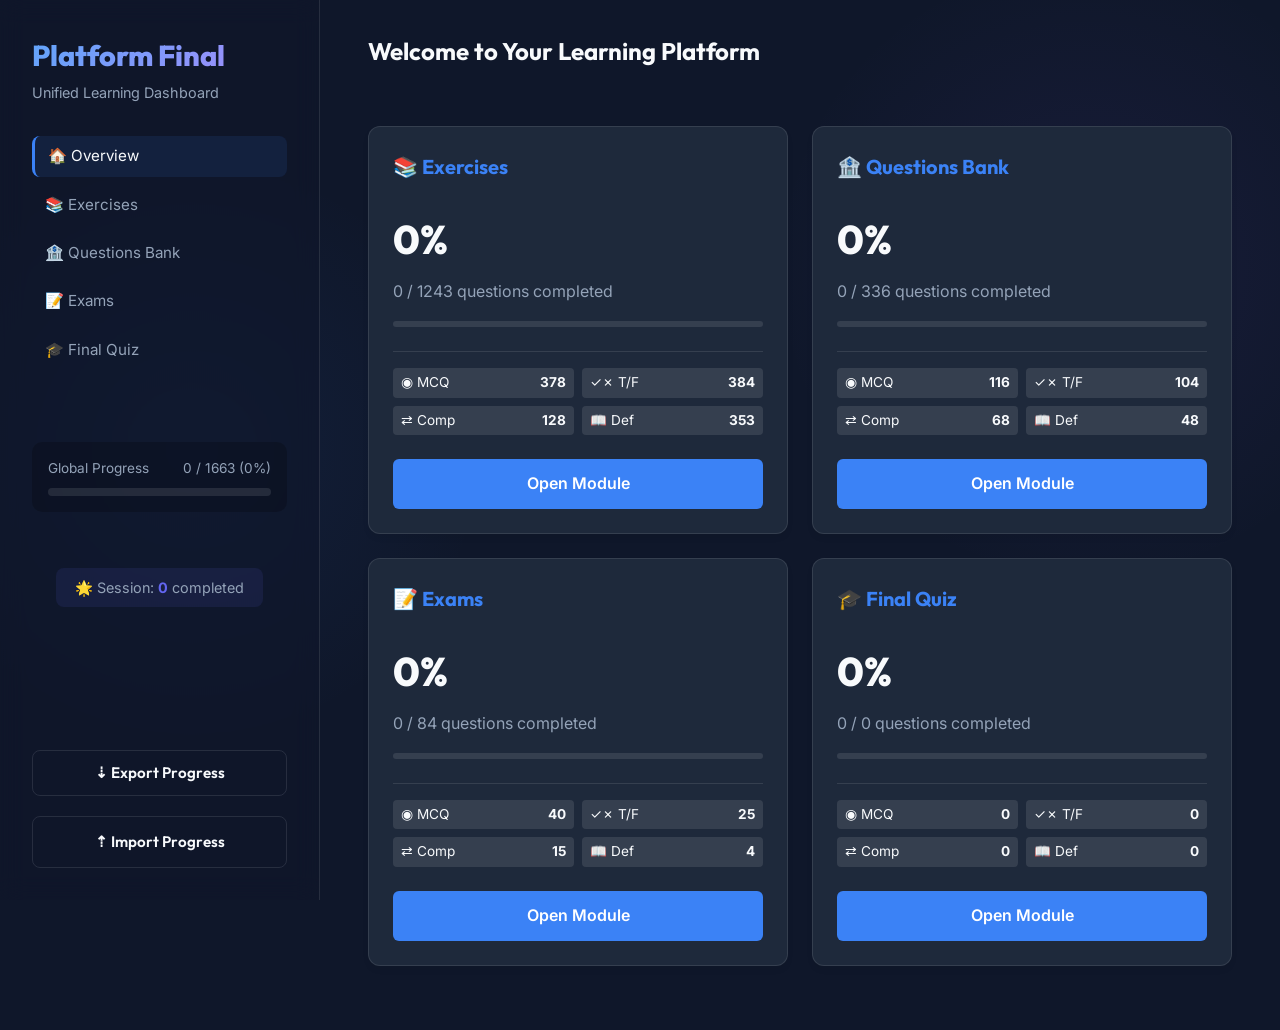
<file: index.html>
<!DOCTYPE html>
<html lang="en" dir="ltr">
<head>
    <meta charset="UTF-8">
    <meta name="viewport" content="width=device-width, initial-scale=1.0">
    <title>Platform Final - Overview Dashboard</title>
    <link rel="preconnect" href="https://fonts.googleapis.com">
    <link rel="preconnect" href="https://fonts.gstatic.com" crossorigin>
    <link rel="stylesheet" href="shared/styles.css">
    <script defer src="https://cloud.umami.is/script.js" data-website-id="0158185b-3334-42b0-a09b-fe76448cd7cc"></script>
    <style>
        .dashboard-grid {
            display: grid;
            grid-template-columns: repeat(auto-fit, minmax(300px, 1fr));
            gap: 1.5rem;
            margin-top: 1.5rem;
        }
        .dash-card {
            background: var(--bg-card);
            border: 1px solid var(--border);
            border-radius: 12px;
            padding: 1.5rem;
            box-shadow: 0 4px 6px rgba(0,0,0,0.05);
            display: flex;
            flex-direction: column;
            transition: transform 0.2s, box-shadow 0.2s;
        }
        .dash-card:hover {
            transform: translateY(-5px);
            box-shadow: 0 8px 15px rgba(0,0,0,0.1);
        }
        .dash-card h3 {
            margin-top: 0;
            font-size: 1.25rem;
            color: var(--primary);
            display: flex;
            align-items: center;
            gap: 0.5rem;
        }
        .dash-card .stat {
            font-size: 2.5rem;
            font-weight: 800;
            margin: 1rem 0 0.5rem 0;
            color: var(--text-main);
        }
        .dash-card .progress-bar {
            height: 6px;
            border-radius: 3px;
            margin-bottom: 1.5rem;
        }
        .dash-card p {
            color: var(--text-muted);
            margin: 0;
        }
        .dash-type-breakdown {
            margin-top: auto;
            border-top: 1px solid var(--border);
            padding-top: 1rem;
            display: grid;
            grid-template-columns: 1fr 1fr;
            gap: 0.5rem;
        }
        .type-pill {
            background: rgba(255,255,255,0.1);
            padding: 0.25rem 0.5rem;
            border-radius: 4px;
            font-size: 0.85rem;
            display: flex;
            justify-content: space-between;
        }
        .btn-jump {
            margin-top: 1.5rem;
            text-align: center;
            text-decoration: none;
            background: var(--primary);
            color: #fff;
            padding: 0.75rem;
            border-radius: 6px;
            font-weight: 600;
        }
        .btn-jump:hover { background: var(--accent); }
    </style>
</head>
<body>
    <div class="layout">
        <!-- Sidebar Navigation -->
        <aside class="sidebar no-print" id="sidebar">
            <div class="brand">
                <h1>Platform Final</h1>
                <p>Unified Learning Dashboard</p>
            </div>

            <!-- Tab Navigation -->
            <nav aria-label="Module navigation" class="nav-links">
                <a href="index.html" class="nav-link active">🏠 Overview</a>
                <a href="exercises/index.html" class="nav-link">📚 Exercises</a>
                <a href="questions_bank/index.html" class="nav-link">🏦 Questions Bank</a>
                <a href="exams/index.html" class="nav-link">📝 Exams</a>
                <a href="quiz/index.html" class="nav-link">🎓 Final Quiz</a>
            </nav>

            <div class="progress-container" style="margin-top: 2rem;">
                <div class="progress-header">
                    <span>Global Progress</span>
                    <span id="progress-text">0 / 0</span>
                </div>
                <div class="progress-bar">
                    <div class="progress-fill" id="progress-fill"></div>
                </div>
            </div>
            
            <div id="session-counter" class="session-counter" style="margin: 1rem 1.5rem; font-size: 0.9rem;">
                🌟 Session: <strong id="session-count" style="color: var(--accent);">0</strong> completed
            </div>

            <div class="sidebar-actions" style="margin-top: auto;">
                <button class="btn btn-outline" onclick="exportProgress()" style="width: 100%; margin-bottom: 0.5rem;">⇣ Export Progress</button>
                <label class="btn btn-outline import-label" style="display: block; text-align: center;">
                    ⇡ Import Progress
                    <input type="file" accept=".json" style="display:none" onchange="importProgress(this)">
                </label>
            </div>
        </aside>

        <!-- Main Content -->
        <main class="main-content">
            <div class="header no-print">
                <h2 id="page-title">Welcome to Your Learning Platform</h2>
            </div>
            
            <div id="dashboard-container" class="dashboard-grid">
                <!-- Generated by dashboard.js -->
            </div>
        </main>
    </div>

    <button class="sidebar-toggle no-print" id="sidebar-toggle" onclick="toggleMobileSidebar()" aria-label="Toggle sidebar menu">☰</button>

    <!-- Load all data scripts -->
    <script src="exercises/data.js"></script>
    <script src="questions_bank/data.js"></script>
    <script src="exams/data.js"></script>
    <script src="quiz/data.js"></script>
    
    <!-- Load Core and Dashboard Logic -->
    <script src="shared/core.js"></script>
    <script src="dashboard.js"></script>
</body>
</html>
</file>
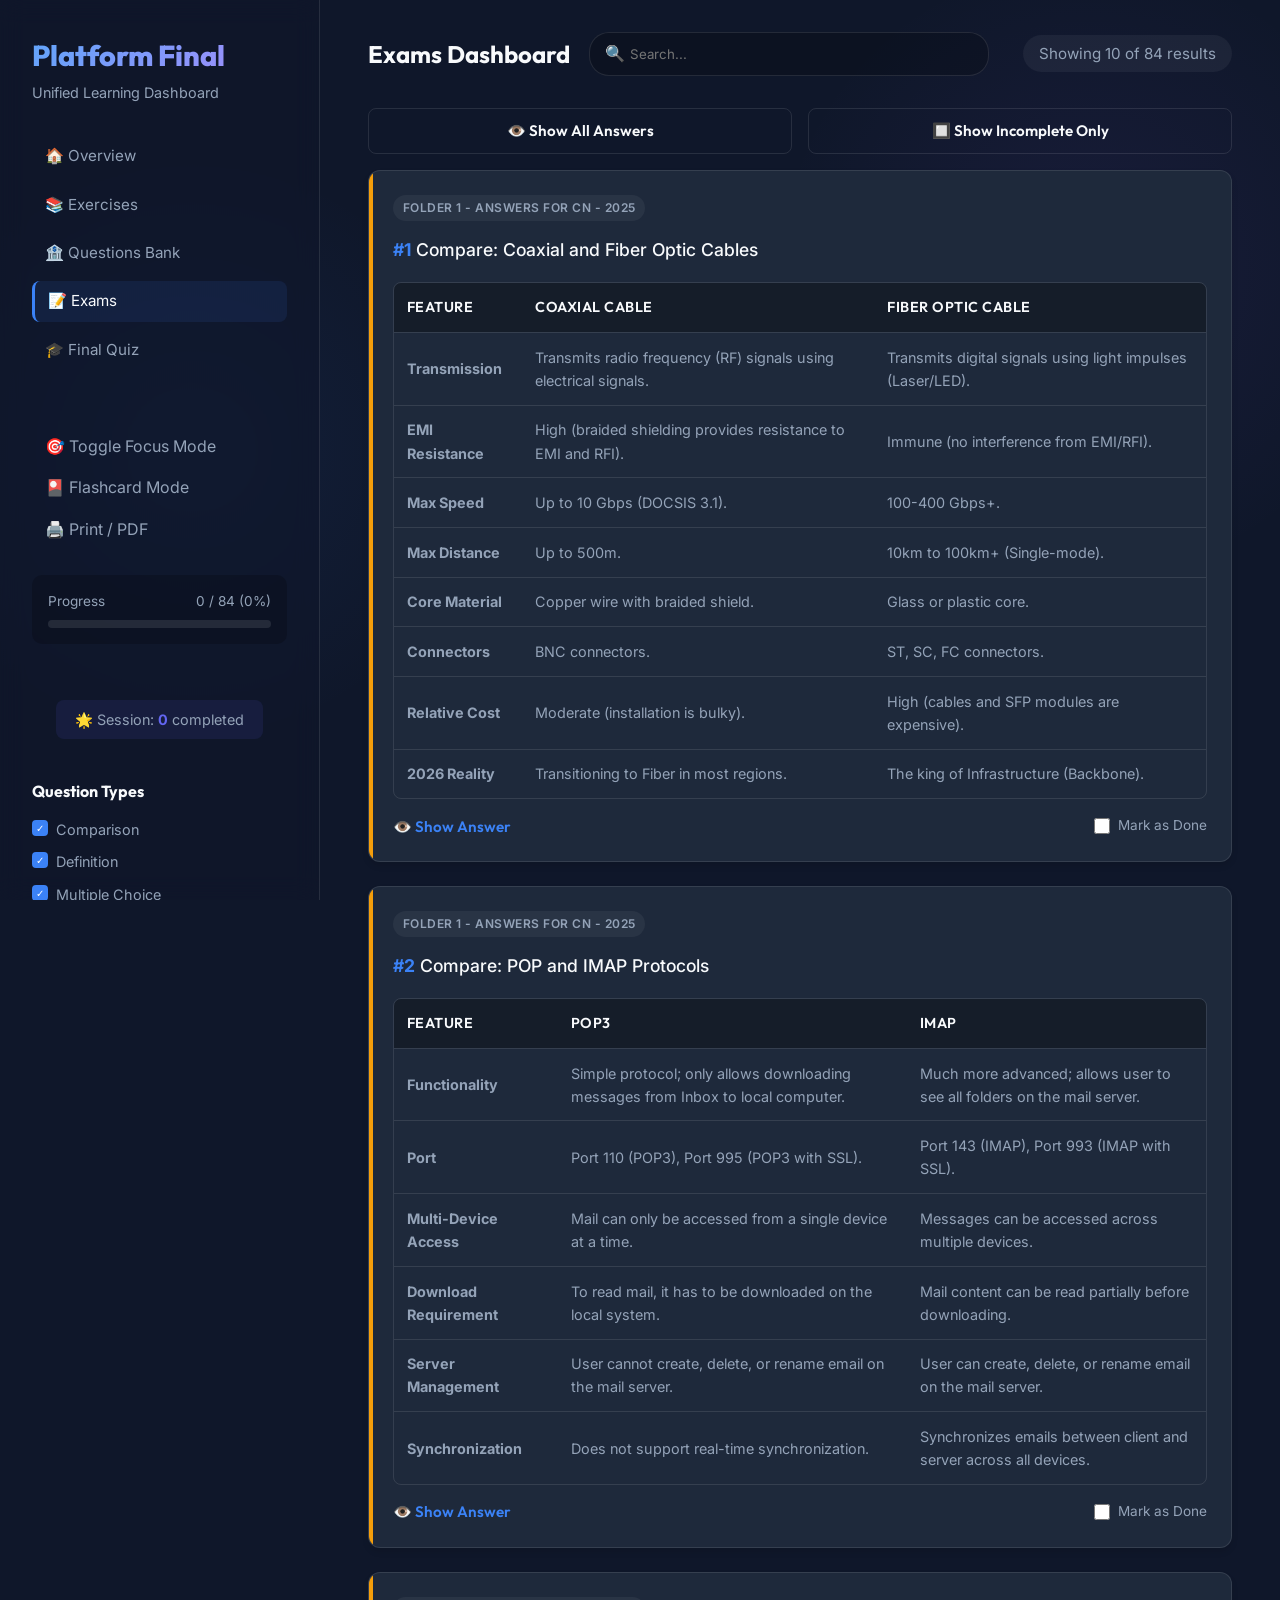
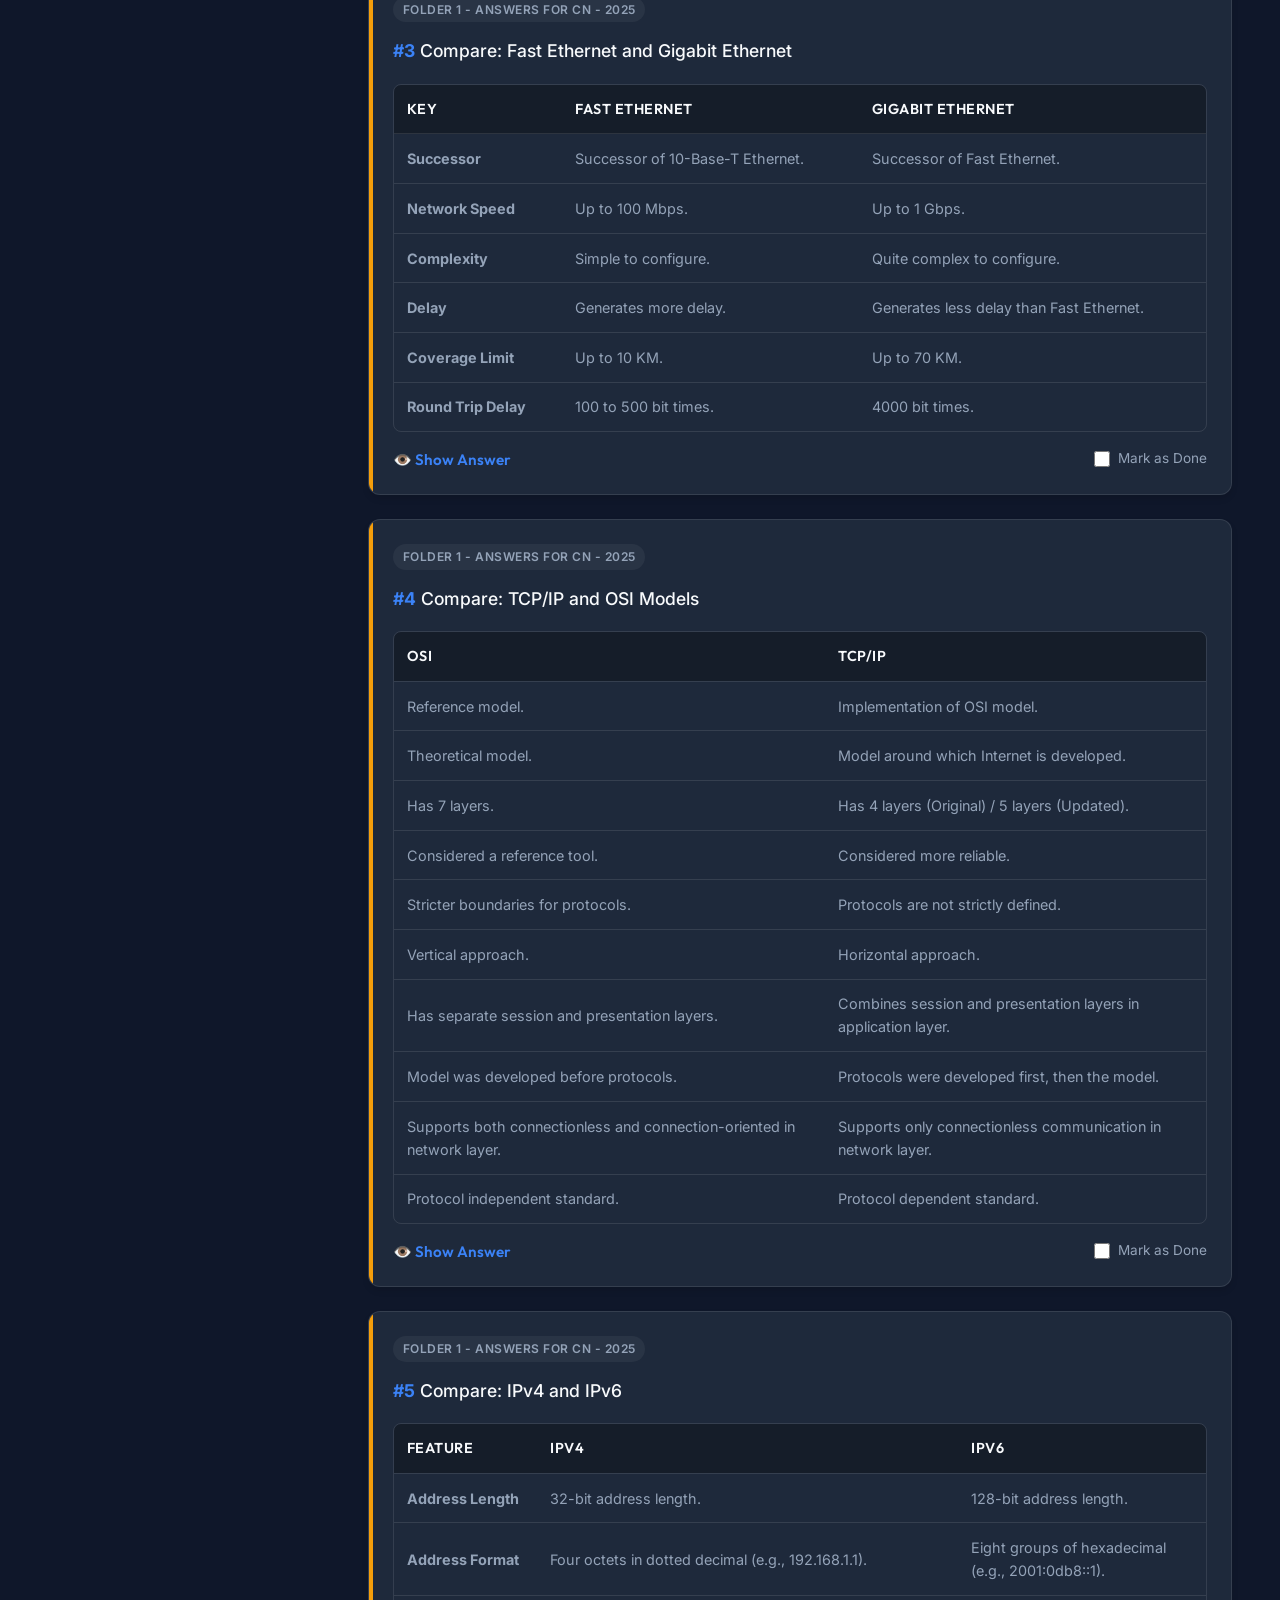
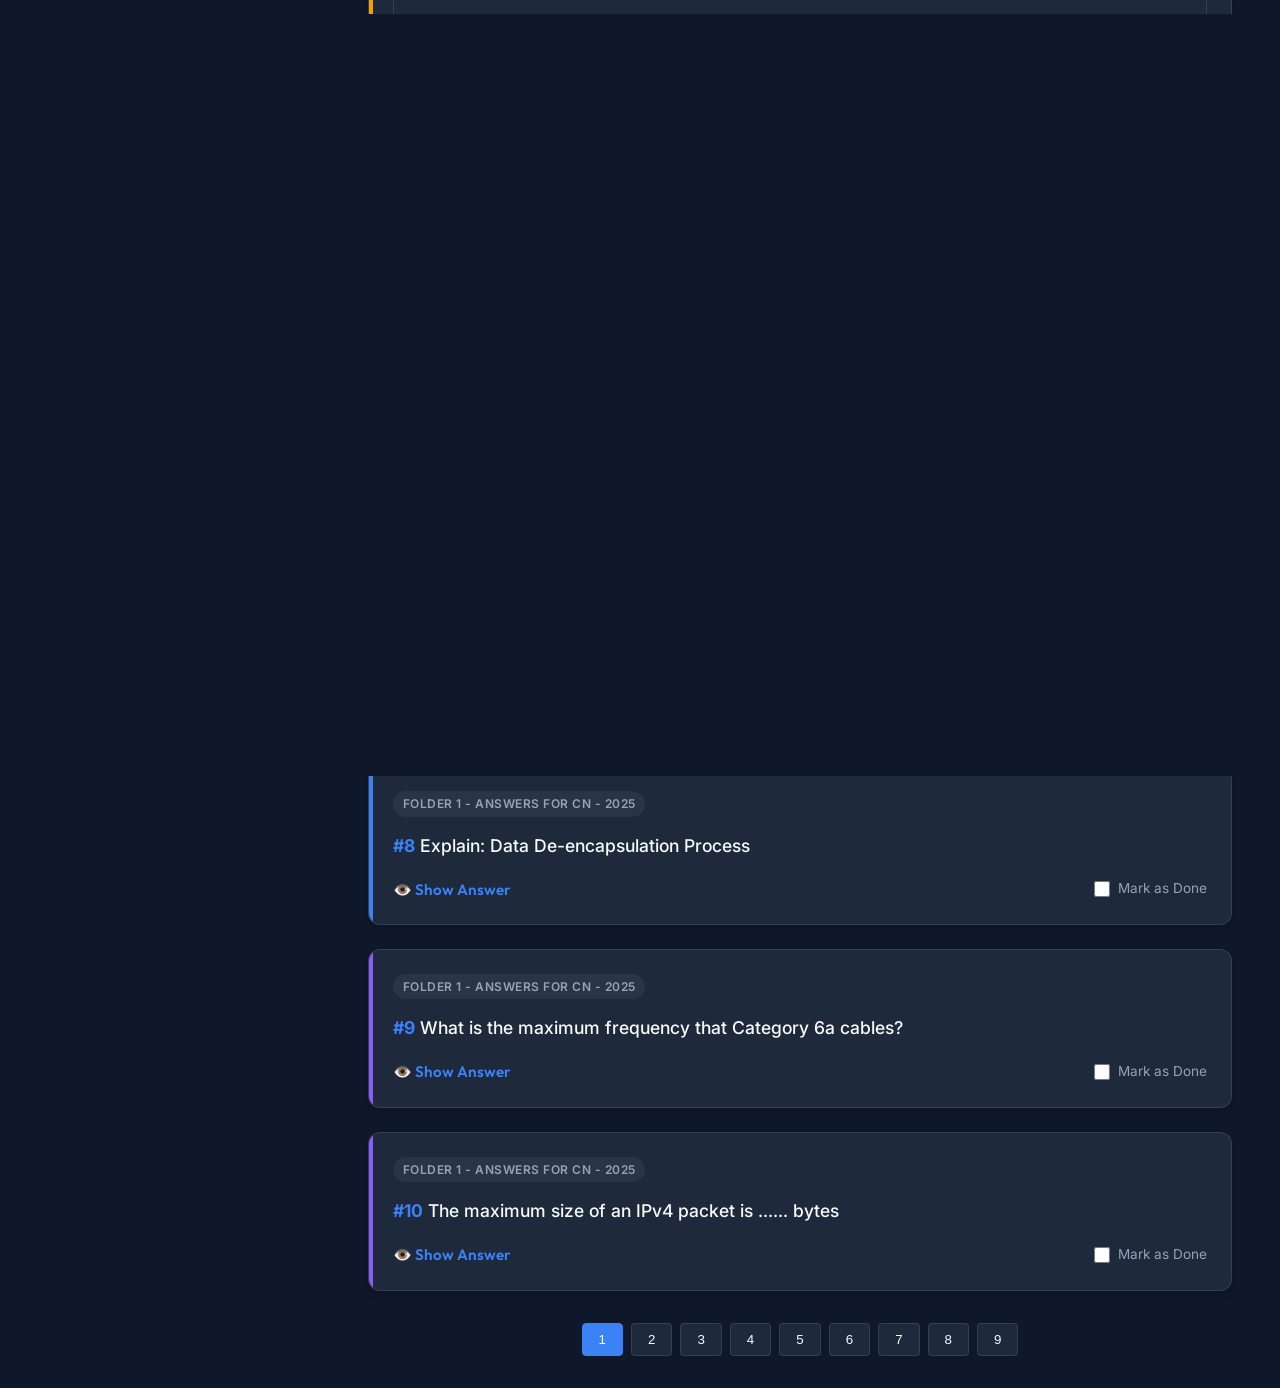
<file: exams/index.html>
<!DOCTYPE html>
<html lang="en" dir="ltr">
<head>
    <meta charset="UTF-8">
    <meta name="viewport" content="width=device-width, initial-scale=1.0">
    <title>Platform Final - Exams Dashboard</title>
    <link rel="preconnect" href="https://fonts.googleapis.com">
    <link rel="preconnect" href="https://fonts.gstatic.com" crossorigin>
    <link rel="stylesheet" href="../shared/styles.css">
    <script defer src="https://cloud.umami.is/script.js" data-website-id="0158185b-3334-42b0-a09b-fe76448cd7cc"></script>
</head>
<body>
    <div class="layout">
        <!-- Sidebar Navigation -->
        <aside class="sidebar no-print" id="sidebar">
            <div class="brand">
                <h1>Platform Final</h1>
                <p>Unified Learning Dashboard</p>
            </div>

            <!-- Tab Navigation -->
            <nav aria-label="Module navigation" class="nav-links">
                <a href="../index.html" class="nav-link">🏠 Overview</a>
                <a href="../exercises/index.html" class="nav-link ">📚 Exercises</a>
                <a href="../questions_bank/index.html" class="nav-link ">🏦 Questions Bank</a>
                <a href="../exams/index.html" class="nav-link active">📝 Exams</a>
                <a href="../quiz/index.html" class="nav-link ">🎓 Final Quiz</a>
            </nav>

            <!-- Global Actions -->
            <div class="global-actions" style="margin-top: 1rem;">
                <button class="nav-link" onclick="toggleFocusMode()" style="background:none;border:none;text-align:left;width:100%;font:inherit;cursor:pointer;">🎯 Toggle Focus Mode</button>
                <button class="nav-link" onclick="enterFlashcardMode()" style="background:none;border:none;text-align:left;width:100%;font:inherit;cursor:pointer;">🎴 Flashcard Mode</button>
                <button class="nav-link" onclick="printQuestionsOnly()" style="background:none;border:none;text-align:left;width:100%;font:inherit;cursor:pointer;">🖨️ Print / PDF</button>
            </div>
            
            <div class="progress-container">
                <div class="progress-header">
                    <span>Progress</span>
                    <span id="progress-text">0 / 0</span>
                </div>
                <div class="progress-bar">
                    <div class="progress-fill" id="progress-fill"></div>
                </div>
            </div>
            <div id="session-counter" class="session-counter" style="margin: 1rem 1.5rem; font-size: 0.9rem;">
                🌟 Session: <strong id="session-count" style="color: var(--accent);">0</strong> completed
            </div>

            <!-- Dynamic Filters Container (Injected by JS) -->
            <div id="sidebar-filters-container"></div>

            <div class="sidebar-actions" style="margin-top: auto;">
                <button class="btn btn-outline" onclick="exportProgress()" style="width: 100%; margin-bottom: 0.5rem;">⇣ Export Progress</button>
                <label class="btn btn-outline import-label" style="display: block; text-align: center;">
                    ⇡ Import Progress
                    <input type="file" accept=".json" style="display:none" onchange="importProgress(this)">
                </label>
            </div>
        </aside>

        <!-- Main Content -->
        <main class="main-content">
            <div class="header no-print">
                <h2 id="page-title">Exams Dashboard</h2>
                <div class="search-bar search-bar-spacer">
                    <span>🔍</span>
                    <input type="text" id="global-search" placeholder="Search..." oninput="handleSearch(this)" aria-label="Search questions">
                </div>
                <div class="stats" id="results-stats" aria-live="polite">Loading...</div>
            </div>
            
            <!-- Incomplete Filter and Show All Toggle -->
            <div class="content-actions no-print" style="margin-bottom: 1rem; display: flex; gap: 1rem;">
                <button class="btn btn-outline" id="toggle-all-answers" onclick="toggleAllAnswers()">👁️ Show All Answers</button>
                <button class="btn btn-outline" id="incomplete-filter-btn" onclick="toggleIncompleteFilter()">🔲 Show Incomplete Only</button>
            </div>

            <!-- Dashboard Content -->
            <div class="dashboard-container active ">
                <div id="exams-content" class="cards-container-grid"></div><div id="exams-pagination" class="pagination-controls" style="margin-top: 2rem; display: flex; justify-content: center; gap: 0.5rem; flex-wrap: wrap;"></div>
            </div>
        </main>
    </div>

    <!-- Mobile Sidebar Toggle -->
    <button class="sidebar-toggle no-print" id="sidebar-toggle" onclick="toggleMobileSidebar()" aria-label="Toggle sidebar menu">☰</button>

    <!-- Scripts -->
    <script src="data.js"></script>
    <script src="../shared/core.js"></script>
    <script src="logic.js"></script>
</body>
</html>
</file>
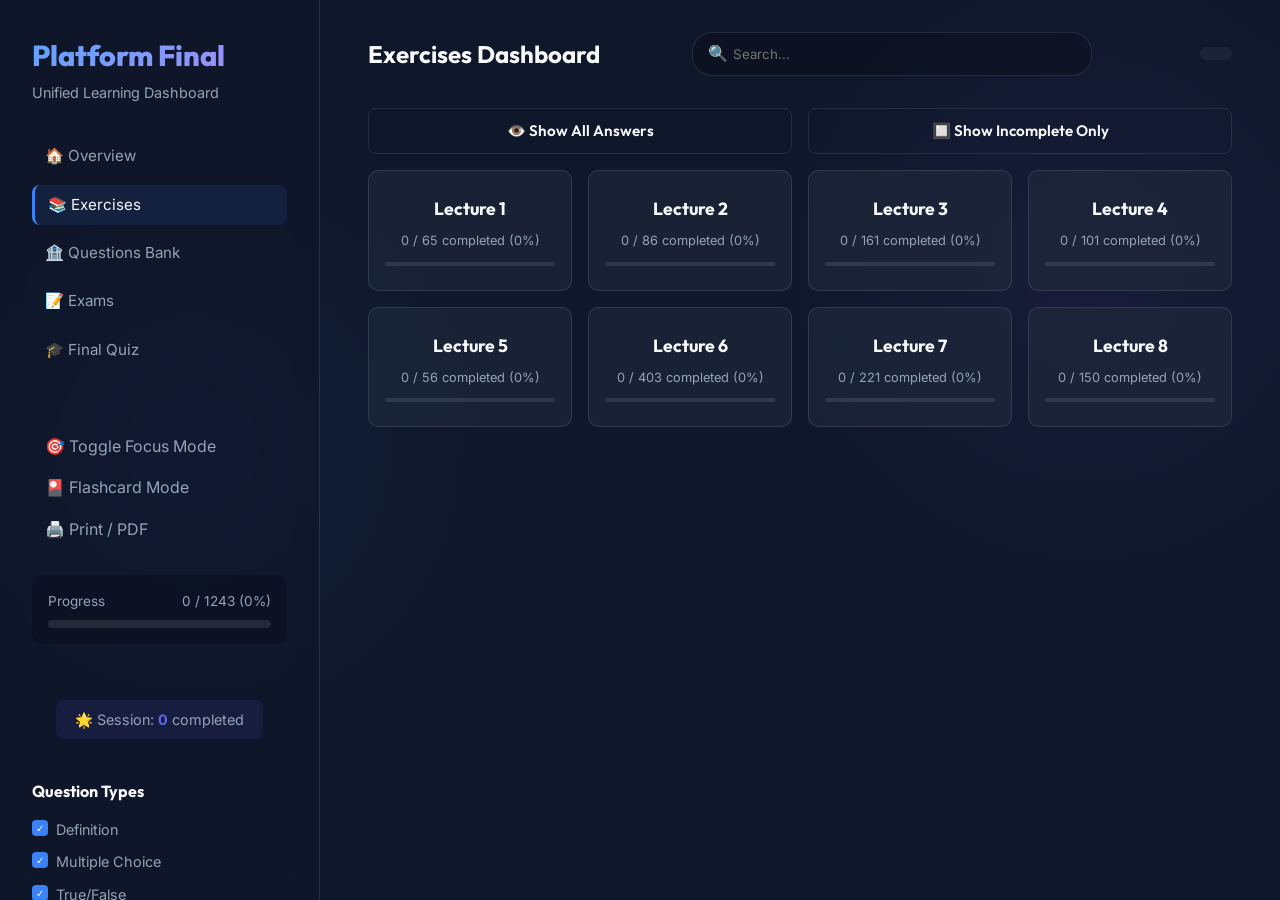
<file: exercises/index.html>
<!DOCTYPE html>
<html lang="en" dir="ltr">
<head>
    <meta charset="UTF-8">
    <meta name="viewport" content="width=device-width, initial-scale=1.0">
    <title>Platform Final - Exercises</title>
    <link rel="preconnect" href="https://fonts.googleapis.com">
    <link rel="preconnect" href="https://fonts.gstatic.com" crossorigin>
    <link rel="stylesheet" href="../shared/styles.css">
    <script defer src="https://cloud.umami.is/script.js" data-website-id="0158185b-3334-42b0-a09b-fe76448cd7cc"></script>
</head>
<body>
    <div class="layout">
        <!-- Sidebar Navigation -->
        <aside class="sidebar no-print" id="sidebar">
            <div class="brand">
                <h1>Platform Final</h1>
                <p>Unified Learning Dashboard</p>
            </div>

            <!-- Tab Navigation -->
            <nav aria-label="Module navigation" class="nav-links">
                <a href="../index.html" class="nav-link">🏠 Overview</a>
                <a href="../exercises/index.html" class="nav-link active">📚 Exercises</a>
                <a href="../questions_bank/index.html" class="nav-link ">🏦 Questions Bank</a>
                <a href="../exams/index.html" class="nav-link ">📝 Exams</a>
                <a href="../quiz/index.html" class="nav-link ">🎓 Final Quiz</a>
            </nav>

            <!-- Global Actions -->
            <div class="global-actions" style="margin-top: 1rem;">
                <button class="nav-link" onclick="toggleFocusMode()" style="background:none;border:none;text-align:left;width:100%;font:inherit;cursor:pointer;">🎯 Toggle Focus Mode</button>
                <button class="nav-link" onclick="enterFlashcardMode()" style="background:none;border:none;text-align:left;width:100%;font:inherit;cursor:pointer;">🎴 Flashcard Mode</button>
                <button class="nav-link" onclick="printQuestionsOnly()" style="background:none;border:none;text-align:left;width:100%;font:inherit;cursor:pointer;">🖨️ Print / PDF</button>
            </div>
            
            <div class="progress-container">
                <div class="progress-header">
                    <span>Progress</span>
                    <span id="progress-text">0 / 0</span>
                </div>
                <div class="progress-bar">
                    <div class="progress-fill" id="progress-fill"></div>
                </div>
            </div>
            <div id="session-counter" class="session-counter" style="margin: 1rem 1.5rem; font-size: 0.9rem;">
                🌟 Session: <strong id="session-count" style="color: var(--accent);">0</strong> completed
            </div>

            <!-- Dynamic Filters Container (Injected by JS) -->
            <div id="sidebar-filters-container"></div>

            <div class="sidebar-actions" style="margin-top: auto;">
                <button class="btn btn-outline" onclick="exportProgress()" style="width: 100%; margin-bottom: 0.5rem;">⇣ Export Progress</button>
                <label class="btn btn-outline import-label" style="display: block; text-align: center;">
                    ⇡ Import Progress
                    <input type="file" accept=".json" style="display:none" onchange="importProgress(this)">
                </label>
            </div>
        </aside>

        <!-- Main Content -->
        <main class="main-content">
            <div class="header no-print">
                <h2 id="page-title">Exercises Dashboard</h2>
                <div class="search-bar search-bar-spacer">
                    <span>🔍</span>
                    <input type="text" id="global-search" placeholder="Search..." oninput="handleSearch(this)" aria-label="Search questions">
                </div>
                <div class="stats" id="results-stats" aria-live="polite">Loading...</div>
            </div>
            
            <!-- Incomplete Filter and Show All Toggle -->
            <div class="content-actions no-print" style="margin-bottom: 1rem; display: flex; gap: 1rem;">
                <button class="btn btn-outline" id="toggle-all-answers" onclick="toggleAllAnswers()">👁️ Show All Answers</button>
                <button class="btn btn-outline" id="incomplete-filter-btn" onclick="toggleIncompleteFilter()">🔲 Show Incomplete Only</button>
            </div>

            <!-- Dashboard Content -->
            <div class="dashboard-container active ">
                
        <div id="lecture-tiles" class="lecture-tiles"></div>
        <div id="exercises-content" class="cards-container-grid" style="display:none;"></div>
        <div id="exercises-pagination" class="pagination-controls" style="margin-top: 2rem; display: none; justify-content: center; gap: 0.5rem; flex-wrap: wrap;"></div>
        <button id="exercises-back-btn" class="btn btn-outline" style="display:none; margin-top: 2rem;" onclick="showExerciseIndex()">← Back to Lectures</button>
    
            </div>
        </main>
    </div>

    <!-- Mobile Sidebar Toggle -->
    <button class="sidebar-toggle no-print" id="sidebar-toggle" onclick="toggleMobileSidebar()" aria-label="Toggle sidebar menu">☰</button>

    <!-- Scripts -->
    <script src="data.js"></script>
    <script src="../shared/core.js"></script>
    <script src="logic.js"></script>
</body>
</html>
</file>
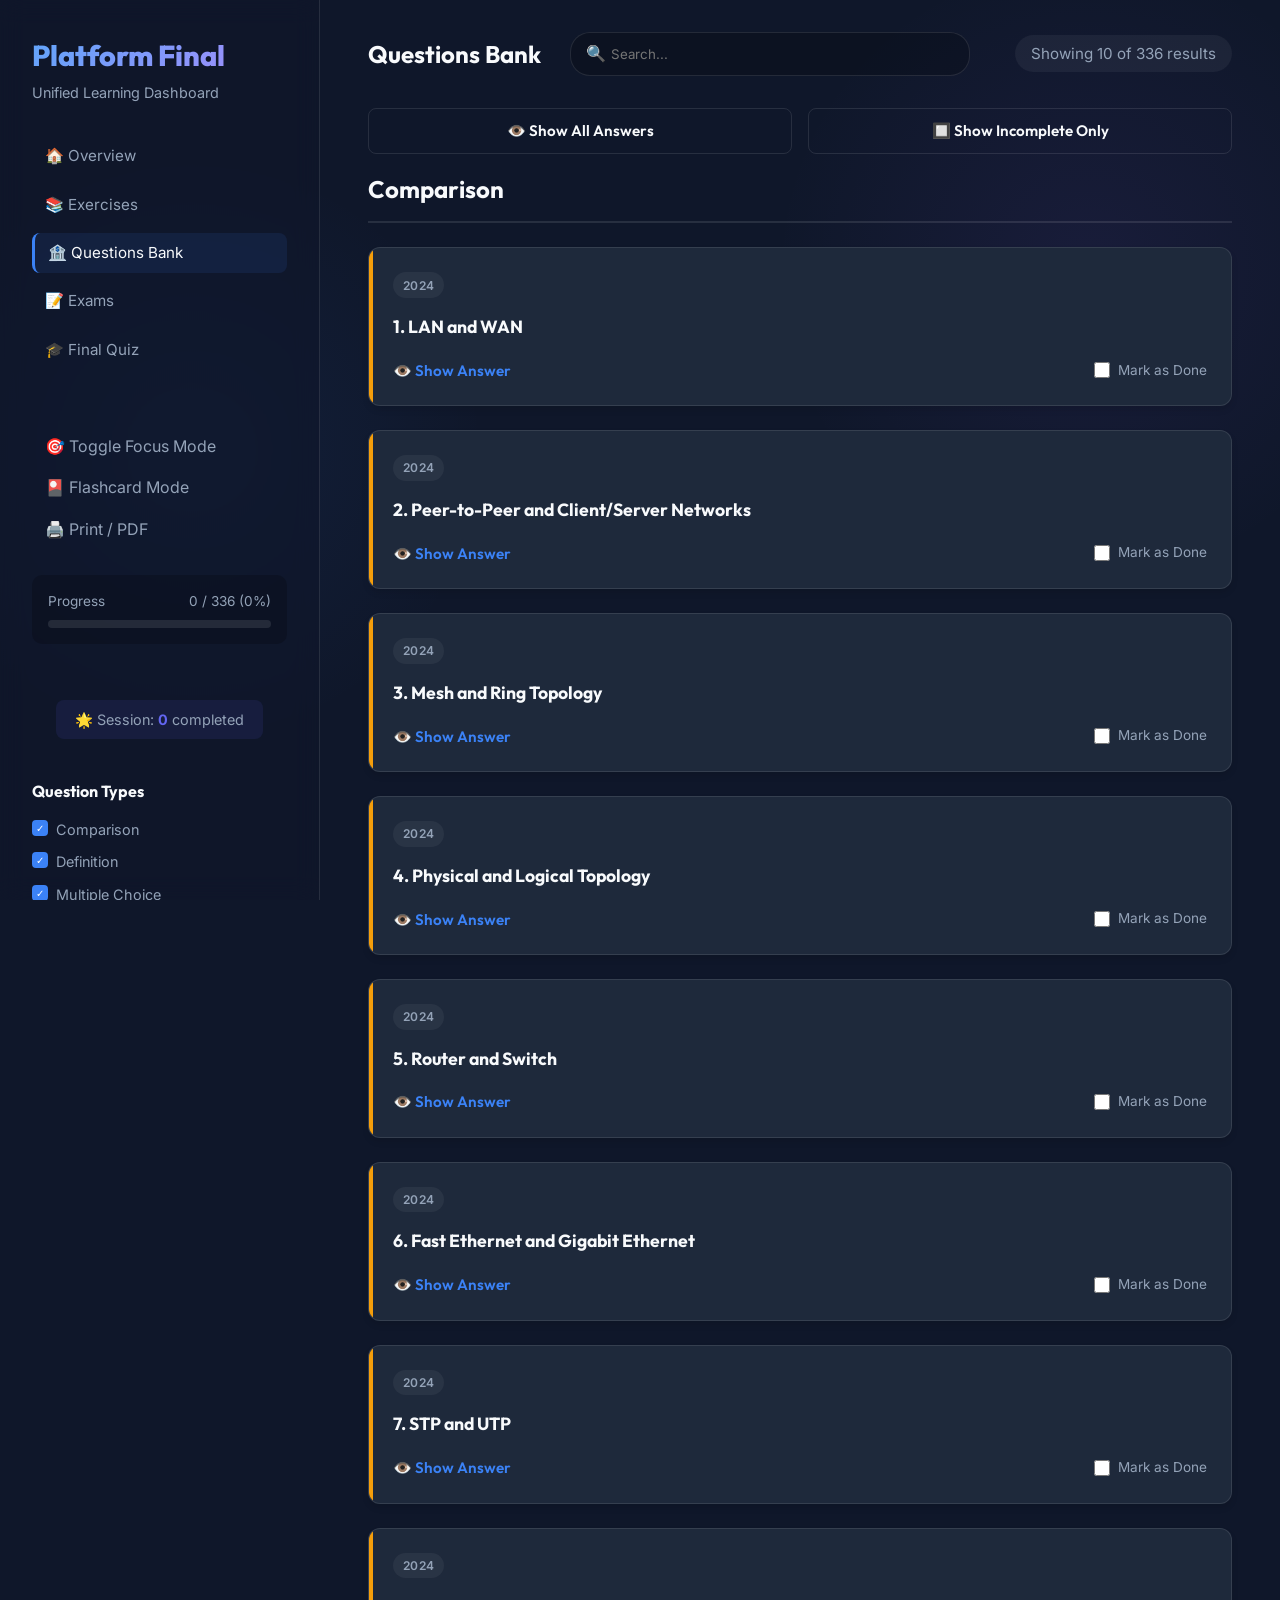
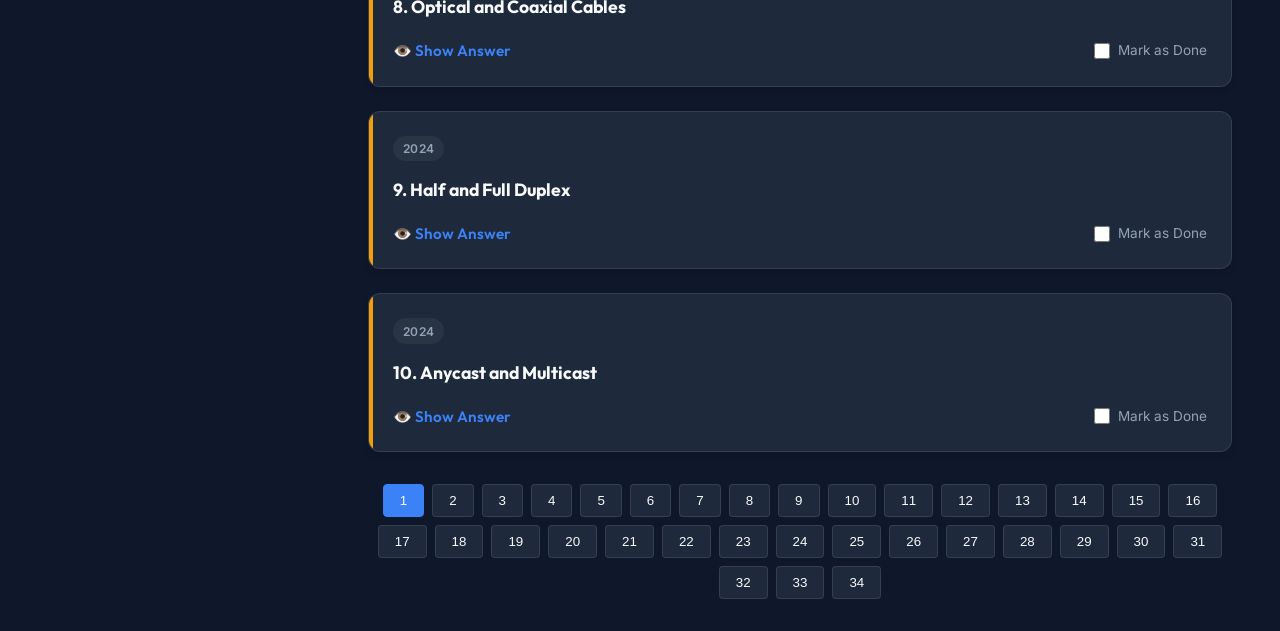
<file: questions_bank/index.html>
<!DOCTYPE html>
<html lang="en" dir="ltr">
<head>
    <meta charset="UTF-8">
    <meta name="viewport" content="width=device-width, initial-scale=1.0">
    <title>Platform Final - Questions Bank</title>
    <link rel="preconnect" href="https://fonts.googleapis.com">
    <link rel="preconnect" href="https://fonts.gstatic.com" crossorigin>
    <link rel="stylesheet" href="../shared/styles.css">
    <script defer src="https://cloud.umami.is/script.js" data-website-id="0158185b-3334-42b0-a09b-fe76448cd7cc"></script>
</head>
<body>
    <div class="layout">
        <!-- Sidebar Navigation -->
        <aside class="sidebar no-print" id="sidebar">
            <div class="brand">
                <h1>Platform Final</h1>
                <p>Unified Learning Dashboard</p>
            </div>

            <!-- Tab Navigation -->
            <nav aria-label="Module navigation" class="nav-links">
                <a href="../index.html" class="nav-link">🏠 Overview</a>
                <a href="../exercises/index.html" class="nav-link ">📚 Exercises</a>
                <a href="../questions_bank/index.html" class="nav-link active">🏦 Questions Bank</a>
                <a href="../exams/index.html" class="nav-link ">📝 Exams</a>
                <a href="../quiz/index.html" class="nav-link ">🎓 Final Quiz</a>
            </nav>

            <!-- Global Actions -->
            <div class="global-actions" style="margin-top: 1rem;">
                <button class="nav-link" onclick="toggleFocusMode()" style="background:none;border:none;text-align:left;width:100%;font:inherit;cursor:pointer;">🎯 Toggle Focus Mode</button>
                <button class="nav-link" onclick="enterFlashcardMode()" style="background:none;border:none;text-align:left;width:100%;font:inherit;cursor:pointer;">🎴 Flashcard Mode</button>
                <button class="nav-link" onclick="printQuestionsOnly()" style="background:none;border:none;text-align:left;width:100%;font:inherit;cursor:pointer;">🖨️ Print / PDF</button>
            </div>
            
            <div class="progress-container">
                <div class="progress-header">
                    <span>Progress</span>
                    <span id="progress-text">0 / 0</span>
                </div>
                <div class="progress-bar">
                    <div class="progress-fill" id="progress-fill"></div>
                </div>
            </div>
            <div id="session-counter" class="session-counter" style="margin: 1rem 1.5rem; font-size: 0.9rem;">
                🌟 Session: <strong id="session-count" style="color: var(--accent);">0</strong> completed
            </div>

            <!-- Dynamic Filters Container (Injected by JS) -->
            <div id="sidebar-filters-container"></div>

            <div class="sidebar-actions" style="margin-top: auto;">
                <button class="btn btn-outline" onclick="exportProgress()" style="width: 100%; margin-bottom: 0.5rem;">⇣ Export Progress</button>
                <label class="btn btn-outline import-label" style="display: block; text-align: center;">
                    ⇡ Import Progress
                    <input type="file" accept=".json" style="display:none" onchange="importProgress(this)">
                </label>
            </div>
        </aside>

        <!-- Main Content -->
        <main class="main-content">
            <div class="header no-print">
                <h2 id="page-title">Questions Bank</h2>
                <div class="search-bar search-bar-spacer">
                    <span>🔍</span>
                    <input type="text" id="global-search" placeholder="Search..." oninput="handleSearch(this)" aria-label="Search questions">
                </div>
                <div class="stats" id="results-stats" aria-live="polite">Loading...</div>
            </div>
            
            <!-- Incomplete Filter and Show All Toggle -->
            <div class="content-actions no-print" style="margin-bottom: 1rem; display: flex; gap: 1rem;">
                <button class="btn btn-outline" id="toggle-all-answers" onclick="toggleAllAnswers()">👁️ Show All Answers</button>
                <button class="btn btn-outline" id="incomplete-filter-btn" onclick="toggleIncompleteFilter()">🔲 Show Incomplete Only</button>
            </div>

            <!-- Dashboard Content -->
            <div class="dashboard-container active ">
                <div id="qb-content" class="cards-container-list"></div>
                <div id="qb-pagination" class="pagination-controls" style="margin-top: 2rem; display: flex; justify-content: center; gap: 0.5rem; flex-wrap: wrap;"></div>
            </div>
        </main>
    </div>

    <!-- Mobile Sidebar Toggle -->
    <button class="sidebar-toggle no-print" id="sidebar-toggle" onclick="toggleMobileSidebar()" aria-label="Toggle sidebar menu">☰</button>

    <!-- Scripts -->
    <script src="data.js"></script>
    <script src="../shared/core.js"></script>
    <script src="logic.js"></script>
</body>
</html>
</file>
<file: shared/styles.css>
@import url('https://fonts.googleapis.com/css2?family=Inter:wght@300;400;500;600;700&family=Outfit:wght@500;600;700;800&display=swap');

:root {
    --bg-base: #0f172a;
    --bg-accent: rgba(30, 41, 59, 0.7);
    --bg-card: #1e293b;
    --primary: #3b82f6;
    --primary-hover: #60a5fa;
    --primary-dark: #4f46e5;
    --secondary: #8b5cf6;
    --accent: #6366f1;
    --success: #10b981;
    --danger: #ef4444;
    --text: #f8fafc;
    --text-main: #f8fafc;
    --text-muted: #94a3b8;
    --border: rgba(255, 255, 255, 0.1);
    --border-hover: rgba(96, 165, 250, 0.3);
    --glass-blur: blur(12px);
    --shadow-glow: 0 0 20px rgba(59, 130, 246, 0.15);
    --transition: all 0.3s cubic-bezier(0.4, 0, 0.2, 1);
    
    /* Question Type Colors */
    --color-def: #3b82f6;
    --color-mcq: #8b5cf6;
    --color-tf:  #10b981;
    --color-comp: #f59e0b;
}

* {
    box-sizing: border-box;
    margin: 0;
    padding: 0;
}

body {
    font-family: 'Inter', sans-serif;
    background-color: var(--bg-base);
    color: var(--text-main);
    line-height: 1.6;
    background-image: 
        radial-gradient(circle at 15% 50%, rgba(59, 130, 246, 0.08), transparent 25%),
        radial-gradient(circle at 85% 30%, rgba(139, 92, 246, 0.08), transparent 25%);
    background-attachment: fixed;
    min-height: 100vh;
    overflow-x: hidden;
}

h1, h2, h3, h4, .brand-title {
    font-family: 'Outfit', sans-serif;
}

/* ═══════════════════ LAYOUT ═══════════════════ */
.layout {
    display: flex;
    max-width: 1400px;
    margin: 0 auto;
    min-height: 100vh;
}

.sidebar {
    width: 320px;
    padding: 2rem;
    background: rgba(15, 23, 42, 0.6);
    backdrop-filter: var(--glass-blur);
    -webkit-backdrop-filter: var(--glass-blur);
    border-right: 1px solid var(--border);
    position: sticky;
    top: 0;
    height: 100vh;
    overflow-y: auto;
    display: flex;
    flex-direction: column;
    gap: 1.5rem;
}

.main-content {
    flex: 1;
    padding: 2rem 3rem;
    display: flex;
    flex-direction: column;
}

/* ═══════════════════ BRAND & NAVIGATION ═══════════════════ */
.brand { margin-bottom: 0.5rem; }
.brand h1 {
    font-size: 1.8rem;
    font-weight: 800;
    background: linear-gradient(135deg, #60a5fa, #a78bfa);
    -webkit-background-clip: text;
    -webkit-text-fill-color: transparent;
    margin-bottom: 0.2rem;
}
.brand p { color: var(--text-muted); font-size: 0.9rem; }

.nav-links {
    display: flex;
    flex-direction: column;
    gap: 0.5rem;
    margin-bottom: 1rem;
}

.nav-link {
    color: var(--text-muted);
    text-decoration: none;
    font-size: 0.95rem;
    padding: 0.5rem 0.8rem;
    border-radius: 8px;
    transition: var(--transition);
    display: flex;
    align-items: center;
    gap: 0.5rem;
}

.nav-link:hover, .nav-link.active {
    background: rgba(255,255,255,0.05);
    color: var(--text-main);
}
.nav-link.active {
    border-left: 3px solid var(--primary);
    background: rgba(59, 130, 246, 0.1);
}

/* ═══════════════════ COMPONENTS ═══════════════════ */

/* Buttons */
.btn {
    padding: 0.8rem 1.2rem;
    border-radius: 8px;
    border: none;
    font-family: 'Outfit', sans-serif;
    font-weight: 600;
    font-size: 0.95rem;
    cursor: pointer;
    transition: var(--transition);
    display: flex;
    align-items: center;
    justify-content: center;
    gap: 0.5rem;
    width: 100%;
}
.btn-primary { background: var(--primary); color: white; box-shadow: 0 4px 14px rgba(59, 130, 246, 0.4); }
.btn-primary:hover { background: var(--primary-hover); transform: translateY(-2px); box-shadow: 0 6px 20px rgba(59, 130, 246, 0.6); }
.btn-outline { background: transparent; color: var(--text-main); border: 1px solid var(--border); }
.btn-outline:hover { background: rgba(255, 255, 255, 0.05); border-color: var(--text-muted); }

/* Progress Bar */
.progress-container {
    background: rgba(0,0,0,0.2);
    border-radius: 10px;
    padding: 1rem;
    margin-bottom: 1rem;
}
.progress-header { display: flex; justify-content: space-between; font-size: 0.85rem; margin-bottom: 0.5rem; color: var(--text-muted); }
.progress-bar { width: 100%; height: 8px; background: rgba(255,255,255,0.1); border-radius: 4px; overflow: hidden; }
.progress-fill { height: 100%; background: var(--success); transition: width 0.5s ease; width: 0%; }

/* Utility classes (moved from inline styles) */
.sidebar-actions { margin-top: auto; display: flex; flex-direction: column; gap: 0.75rem; }
.sidebar-lecture-actions { margin-top: 1.5rem; display: flex; flex-direction: column; gap: 1rem; }
.session-counter { margin-top: 0.75rem; padding: 0.5rem 0.75rem; background: rgba(99,102,241,0.1); border-radius: 8px; font-size: 0.85rem; color: var(--text-muted); text-align: center; }
.topic-scroll { max-height: 180px; overflow-y: auto; }
.import-label { cursor: pointer; text-align: center; margin: 0; }
.import-msg { display: none; font-size: 0.8rem; color: var(--accent); text-align: center; }
.search-bar-spacer { margin-right: 1rem; }

/* Filters */
.filters-section h3 { font-size: 1rem; margin-bottom: 0.8rem; color: var(--text-main); }
.checkbox-group { display: flex; flex-direction: column; gap: 0.6rem; }
.checkbox-label {
    display: flex; align-items: flex-start; gap: 0.5rem; cursor: pointer; font-size: 0.9rem; color: var(--text-muted); transition: var(--transition);
}
.checkbox-label:hover { color: var(--text-main); }
.checkbox-label input {
    appearance: none; width: 16px; height: 16px; margin-top: 2px; flex-shrink: 0;
    border: 2px solid var(--text-muted); border-radius: 4px; background: transparent; cursor: pointer; position: relative; transition: var(--transition);
}
.checkbox-label input:checked { background: var(--primary); border-color: var(--primary); }
.checkbox-label input:checked::after {
    content: '✓'; position: absolute; color: white; font-size: 10px; top: 50%; left: 50%; transform: translate(-50%, -50%);
}

/* Header & Stats */
.header { display: flex; justify-content: space-between; align-items: center; margin-bottom: 2rem; }
.search-bar { flex: 1; max-width: 400px; position: relative; }
.search-bar input {
    width: 100%; padding: 0.8rem 1rem 0.8rem 2.5rem; background: rgba(0,0,0,0.2); border: 1px solid var(--border);
    border-radius: 20px; color: var(--text-main); font-family: 'Inter', sans-serif; transition: var(--transition);
}
.search-bar input:focus { outline: none; border-color: var(--primary); background: rgba(0,0,0,0.3); }
.search-bar span { position: absolute; left: 1rem; top: 50%; transform: translateY(-50%); color: var(--text-muted); }
.stats { color: var(--text-muted); font-size: 0.95rem; background: rgba(255,255,255,0.05); padding: 0.4rem 1rem; border-radius: 20px; }

/* Dashboard Grids */
.dashboard-grid {
    display: grid;
    grid-template-columns: repeat(auto-fill, minmax(300px, 1fr));
    gap: 1.5rem;
    margin-bottom: 2rem;
}

.dash-card {
    background: var(--bg-card);
    border: 1px solid var(--border);
    border-radius: 12px;
    padding: 1.5rem;
    transition: var(--transition);
}
.dash-card:hover { border-color: var(--border-hover); transform: translateY(-3px); }
.dash-card h3 { color: var(--text-main); font-size: 1.2rem; margin-bottom: 0.5rem; }
.dash-card .stat { font-size: 2.5rem; font-weight: 700; color: var(--primary); font-family: 'Outfit'; }
.dash-card-overall { border-color: var(--primary); border-width: 2px; }

.dash-type-breakdown { display: flex; flex-direction: column; gap: 0.45rem; }
.dash-type-row {
    display: flex;
    align-items: center;
    gap: 0.5rem;
    font-size: 0.82rem;
    padding: 0.3rem 0.5rem;
    border-radius: 6px;
    background: rgba(255,255,255,0.04);
}
.dash-type-icon { font-size: 0.85rem; width: 1.4rem; text-align: center; flex-shrink: 0; opacity: 0.8; }
.dash-type-label { color: var(--text-muted); flex: 1; }
.dash-type-count {
    font-weight: 700;
    color: var(--primary);
    font-size: 0.9rem;
    min-width: 2rem;
    text-align: right;
}

/* Quick Access Tiles */
.lecture-tiles {
    display: grid;
    grid-template-columns: repeat(auto-fill, minmax(200px, 1fr));
    gap: 1rem;
}
.lecture-tile {
    background: var(--bg-accent);
    border: 1px solid var(--border);
    border-radius: 10px;
    padding: 1.5rem 1rem;
    text-align: center;
    text-decoration: none;
    color: var(--text-main);
    transition: var(--transition);
    display: block;
}
.lecture-tile:hover {
    background: rgba(59, 130, 246, 0.1);
    border-color: var(--primary);
    transform: scale(1.02);
}
.lecture-tile h4 { font-size: 1.1rem; margin-bottom: 0.5rem; }
.lecture-tile .progress-text { font-size: 0.8rem; color: var(--text-muted); }

/* ═══════════════════ QUESTION CARDS ═══════════════════ */
.section-header {
    margin: 2.5rem 0 1.5rem 0;
    padding-bottom: 0.8rem;
    border-bottom: 2px solid var(--border);
    display: flex; justify-content: space-between; align-items: flex-end;
}
.section-header:first-child { margin-top: 0; }
.section-header h3 { font-size: 1.5rem; color: var(--text-main); margin: 0; display: flex; align-items: center; gap: 0.5rem; }
.section-count { color: var(--text-muted); font-size: 0.9rem; font-weight: 500; }

.cards-container-grid { display: flex; flex-direction: column; gap: 1.5rem; }

.card {
    background: var(--bg-card);
    border: 1px solid var(--border);
    border-radius: 12px;
    padding: 1.5rem;
    box-shadow: 0 4px 6px rgba(0,0,0,0.1);
    transition: var(--transition);
    position: relative;
    overflow: hidden;
}
/* Color-coded left border */
.card::before {
    content: ''; position: absolute; left: 0; top: 0; bottom: 0; width: 4px; background: var(--border); transition: var(--transition);
}
.card[data-type="definition"]::before { background: var(--color-def); }
.card[data-type="mcq"]::before { background: var(--color-mcq); }
.card[data-type="tf"]::before { background: var(--color-tf); }
.card[data-type="comparison"]::before { background: var(--color-comp); }

/* Focus Mode */
/* ── Focus Mode ── */
.focus-mode-active .sidebar { display: none; }
.focus-mode-active .layout { grid-template-columns: 1fr; }
.focus-mode-active .main-content { padding: 1.5rem 2rem; }
.focus-mode-active .header .search-bar { flex: 1; max-width: 600px; }

#focus-exit-fab {
    position: fixed;
    bottom: 1.5rem;
    right: 1.5rem;
    z-index: 9999;
    background: var(--primary);
    color: #fff;
    border: none;
    border-radius: 50px;
    padding: 0.6rem 1.2rem;
    font-size: 0.88rem;
    font-weight: 600;
    cursor: pointer;
    box-shadow: 0 4px 20px rgba(99,102,241,0.5);
    transition: var(--transition);
    display: none;
}
#focus-exit-fab:hover { background: var(--primary-dark, #4f46e5); transform: translateY(-2px); }

.card:hover { border-color: rgba(255,255,255,0.2); }

/* Completed Card */
.card-completed { opacity: 0.65; border-color: rgba(16, 185, 129, 0.3); }
.card-completed::before { background: var(--success) !important; }
.card-completed:hover { opacity: 0.85; }

.card-header { display: flex; justify-content: space-between; align-items: flex-start; margin-bottom: 1rem; }
.topic-badge {
    background: rgba(255,255,255,0.05); color: var(--text-muted); padding: 0.2rem 0.6rem; border-radius: 20px; font-size: 0.75rem; font-weight: 600; text-transform: uppercase; letter-spacing: 0.5px;
}

.question-text { font-size: 1.1rem; font-weight: 500; margin-bottom: 1.2rem; color: var(--text-main); line-height: 1.5; }

/* MCQ Options */
.mcq-options { list-style: none; display: flex; flex-direction: column; gap: 0.5rem; margin-bottom: 1.2rem; }
.mcq-option { background: rgba(0,0,0,0.2); padding: 0.8rem 1rem; border-radius: 8px; border: 1px solid var(--border); color: var(--text-muted); font-size: 0.95rem; }

/* Answers */
.answer-container { display: flex; align-items: center; gap: 1rem; margin-top: 1rem; }
.toggle-answer {
    background: transparent; color: var(--primary); border: none; font-family: 'Outfit', sans-serif; font-weight: 600; cursor: pointer; display: flex; align-items: center; gap: 0.5rem; font-size: 0.95rem; transition: var(--transition);
}
.toggle-answer:hover { color: var(--primary-hover); }

.answer-content {
    display: none; margin-top: 1rem; padding: 1.2rem; background: rgba(16, 185, 129, 0.1); border-left: 4px solid var(--success); border-radius: 0 8px 8px 0; color: #e2e8f0; font-size: 0.95rem;
}
.answer-content.show { display: block; animation: fadeIn 0.3s ease; }

@keyframes fadeIn {
    from { opacity: 0; transform: translateY(-5px); }
    to { opacity: 1; transform: translateY(0); }
}

/* Checkbox for tracking individual question completion */
.mark-done-label {
    display: flex; align-items: center; gap: 0.5rem; font-size: 0.85rem; color: var(--text-muted); cursor: pointer; margin-left: auto;
}
.mark-done-label input { cursor: pointer; width: 16px; height: 16px; accent-color: var(--success); }

/* Tables */
.table-container {
    overflow-x: auto; margin-top: 1rem; border-radius: 8px; border: 1px solid var(--border);
    position: relative;
}
.table-container::after {
    content: ''; position: absolute; right: 0; top: 0; bottom: 0; width: 30px;
    background: linear-gradient(to right, transparent, rgba(15,23,42,0.6));
    pointer-events: none; opacity: 0; transition: opacity 0.3s;
}
.table-container.has-scroll::after { opacity: 1; }
table { width: 100%; border-collapse: collapse; text-align: left; }
th, td { padding: 0.8rem; border-bottom: 1px solid var(--border); }
th { background: rgba(0,0,0,0.3); font-family: 'Outfit', sans-serif; font-weight: 600; font-size: 0.9rem; color: var(--text-main); text-transform: uppercase; letter-spacing: 0.5px; }
td { color: var(--text-muted); font-size: 0.9rem; }
tr:last-child td { border-bottom: none; }
tr:hover td { background: rgba(255,255,255,0.02); }

/* ═══════════════════ MOBILE SIDEBAR TOGGLE ═══════════════════ */
.sidebar-toggle {
    display: none;
    position: fixed;
    bottom: 1.5rem;
    left: 1.5rem;
    z-index: 9998;
    background: var(--primary);
    color: #fff;
    border: none;
    border-radius: 50%;
    width: 48px;
    height: 48px;
    font-size: 1.3rem;
    cursor: pointer;
    box-shadow: 0 4px 20px rgba(59,130,246,0.5);
    transition: var(--transition);
    align-items: center;
    justify-content: center;
}
.sidebar-toggle:hover { background: var(--primary-dark); transform: translateY(-2px); }

/* ═══════════════════ RESPONSIVE ═══════════════════ */
@media (max-width: 992px) {
    .layout { flex-direction: column; }
    .sidebar {
        position: fixed;
        left: -100%;
        top: 0;
        height: 100vh;
        width: 320px;
        max-width: 85vw;
        z-index: 9999;
        background: rgba(15, 23, 42, 0.95);
        backdrop-filter: blur(12px);
        -webkit-backdrop-filter: blur(12px);
        transition: left 0.3s cubic-bezier(0.4, 0, 0.2, 1);
        border-right: 1px solid var(--border);
        border-bottom: none;
        padding: 1.5rem;
        box-shadow: 4px 0 20px rgba(0,0,0,0.5);
    }
    .sidebar.sidebar-expanded {
        left: 0;
    }
    .sidebar .brand, .sidebar .nav-links { width: 100%; }
    .sidebar .filters-section,
    .sidebar .progress-container,
    .sidebar .session-counter,
    .sidebar .sidebar-actions,
    .sidebar .sidebar-lecture-actions { display: flex !important; flex-direction: column; width: 100%; }
    
    .sidebar-toggle { display: flex; }
    .main-content { padding: 1.5rem; width: 100%; }
    .header { flex-wrap: wrap; gap: 0.75rem; }
    .search-bar { max-width: 100% !important; order: 3; flex-basis: 100%; }
    .search-bar-spacer { margin-right: 0; }
}

@media (max-width: 576px) {
    .main-content { padding: 1rem; }
    .lecture-tiles { grid-template-columns: 1fr; }
    .dashboard-grid { grid-template-columns: 1fr; }
    .card { padding: 1.2rem; }
    .fc-card { padding: 1.25rem; }
    .btn { padding: 0.7rem 1rem; font-size: 0.9rem; }
    .tf-buttons { flex-direction: column; }
}

/* ═══════════════════ PRINT ═══════════════════ */
@media print {
    body { background: #ffffff !important; color: #000000 !important; background-image: none !important; }
    .no-print, .sidebar-toggle { display: none !important; }
    .layout { display: block; max-width: 100%; }
    .main-content { padding: 0; }
    .section-header { border-bottom: 2px solid #000 !important; page-break-after: avoid; margin-top: 2rem !important; }
    .section-header h3 { color: #000 !important; }
    .card { background: none !important; border: 1px solid #ccc !important; box-shadow: none !important; color: #000 !important; page-break-inside: avoid; margin-bottom: 1.5rem; }
    .card::before { display: none; }
    .topic-badge { background: none; border: 1px solid #ccc; color: #333; }
    .question-text, .mcq-option { color: #000 !important; }
    .mcq-option { border-color: #ddd; }
    .answer-content { display: block !important; background: none !important; border-left: 4px solid #333 !important; color: #000 !important; }
    table, th, td { border: 1px solid #ccc !important; color: #000 !important; }
    th { background: #f5f5f5 !important; }
    .tf-buttons { display: none; }
}

/* ── Flashcard Mode ── */
#flashcard-overlay {
    position: fixed;
    inset: 0;
    z-index: 10000;
    background: rgba(8, 8, 18, 0.97);
    display: flex;
    align-items: center;
    justify-content: center;
    padding: 1.5rem;
}
.fc-container {
    width: 100%;
    max-width: 820px;
    display: flex;
    flex-direction: column;
    gap: 1.25rem;
}
.fc-header {
    display: flex;
    align-items: center;
    justify-content: space-between;
    gap: 1rem;
}
.fc-counter {
    font-size: 1rem;
    color: var(--text-muted);
    font-weight: 600;
    min-width: 60px;
}
.fc-close {
    background: transparent;
    border: 1px solid var(--border);
    color: var(--text-muted);
    border-radius: 8px;
    padding: 0.4rem 0.9rem;
    cursor: pointer;
    font-size: 0.85rem;
    transition: var(--transition);
}
.fc-close:hover { border-color: var(--border-hover); color: var(--text-main); }
.fc-card {
    background: var(--bg-card);
    border: 1px solid var(--border);
    border-radius: 16px;
    padding: 2rem 2.25rem;
    min-height: 280px;
    display: flex;
    flex-direction: column;
    gap: 1.25rem;
}
.fc-type-label {
    font-size: 0.75rem;
    text-transform: uppercase;
    letter-spacing: 0.1em;
    color: var(--primary);
    font-weight: 700;
}
.fc-question {
    font-size: 1.2rem;
    line-height: 1.65;
    color: var(--text-main);
    flex: 1;
}
.fc-answer {
    display: none;
    padding-top: 1rem;
    border-top: 1px solid var(--border);
    color: var(--text-main);
    line-height: 1.7;
}
.fc-answer.show { display: block; }
.fc-actions {
    display: flex;
    align-items: center;
    justify-content: space-between;
    gap: 1rem;
    margin-top: auto;
    padding-top: 1rem;
    border-top: 1px solid var(--border);
    flex-wrap: wrap;
}
.fc-nav {
    display: flex;
    align-items: center;
    gap: 1rem;
}
.fc-progress-wrap { flex: 1; }
.fc-progress-bar {
    height: 5px;
    background: var(--border);
    border-radius: 4px;
    overflow: hidden;
}
.fc-progress-fill {
    height: 100%;
    background: var(--primary);
    border-radius: 4px;
    transition: width 0.25s ease;
}
.fc-nav-btn {
    background: var(--bg-accent);
    border: 1px solid var(--border);
    color: var(--text-main);
    border-radius: 10px;
    padding: 0.6rem 1.4rem;
    font-size: 0.95rem;
    cursor: pointer;
    transition: var(--transition);
    white-space: nowrap;
}
.fc-nav-btn:hover:not(:disabled) { border-color: var(--primary); color: var(--primary); }
.fc-nav-btn:disabled { opacity: 0.3; cursor: not-allowed; }
.fc-hint {
    text-align: center;
    font-size: 0.75rem;
    color: var(--text-muted);
    opacity: 0.55;
}


/* ═══ INTERACTIVE MCQ ═══ */
.mcq-option {
    cursor: pointer;
    transition: background 0.15s, border-color 0.15s, color 0.15s;
}
.mcq-option:hover {
    background: rgba(99,102,241,0.18);
    border-color: var(--accent);
    color: var(--text);
}
.mcq-option:focus-visible {
    outline: 2px solid var(--primary);
    outline-offset: 2px;
}
.mcq-options.answered .mcq-option { cursor: default; }
.mcq-options.answered .mcq-option:hover:not(.mcq-selected-correct):not(.mcq-selected-wrong):not(.mcq-show-correct) {
    background: rgba(0,0,0,0.2);
    border-color: var(--border);
    color: var(--text-muted);
}
.mcq-option.mcq-selected-correct {
    background: rgba(74,222,128,0.15) !important;
    border-color: #4ade80 !important;
    color: #4ade80 !important;
    font-weight: 600;
}
.mcq-option.mcq-selected-wrong {
    background: rgba(239,68,68,0.15) !important;
    border-color: #ef4444 !important;
    color: #ef4444 !important;
}
.mcq-option.mcq-show-correct {
    background: rgba(74,222,128,0.09) !important;
    border-color: rgba(74,222,128,0.5) !important;
    color: #4ade80 !important;
}

/* ═══ INTERACTIVE TRUE / FALSE ═══ */
.tf-buttons {
    display: flex;
    gap: 0.75rem;
    margin: 0.85rem 0 0.5rem;
}
.tf-btn {
    flex: 1;
    padding: 0.55rem 1rem;
    border-radius: 8px;
    border: 1px solid var(--border);
    background: rgba(255,255,255,0.04);
    color: var(--text);
    cursor: pointer;
    font-size: 0.9rem;
    font-weight: 500;
    transition: background 0.15s, border-color 0.15s, color 0.15s;
}
.tf-btn:hover:not(:disabled) {
    background: rgba(99,102,241,0.18);
    border-color: var(--accent);
    color: var(--accent);
}
.tf-btn:focus-visible {
    outline: 2px solid var(--primary);
    outline-offset: 2px;
}
.tf-btn:disabled { cursor: default; }
.tf-btn.tf-correct {
    background: rgba(74,222,128,0.15) !important;
    border-color: #4ade80 !important;
    color: #4ade80 !important;
    font-weight: 700;
}
.tf-btn.tf-wrong {
    background: rgba(239,68,68,0.15) !important;
    border-color: #ef4444 !important;
    color: #ef4444 !important;
}

/* ═══ TOAST NOTIFICATION ═══ */
.toast {
    position: fixed;
    bottom: 2rem;
    left: 50%;
    transform: translateX(-50%) translateY(100px);
    background: var(--bg-card);
    color: var(--text-main);
    border: 1px solid var(--border);
    border-radius: 12px;
    padding: 0.75rem 1.25rem;
    font-size: 0.9rem;
    z-index: 10001;
    display: flex;
    align-items: center;
    gap: 0.75rem;
    box-shadow: 0 8px 32px rgba(0,0,0,0.4);
    opacity: 0;
    transition: transform 0.35s cubic-bezier(0.4,0,0.2,1), opacity 0.35s ease;
    pointer-events: none;
}
.toast.toast-visible {
    transform: translateX(-50%) translateY(0);
    opacity: 1;
    pointer-events: auto;
}
.toast-undo {
    background: transparent;
    border: 1px solid var(--accent);
    color: var(--accent);
    border-radius: 6px;
    padding: 0.3rem 0.7rem;
    cursor: pointer;
    font-size: 0.8rem;
    font-weight: 600;
    transition: var(--transition);
}
.toast-undo:hover {
    background: var(--accent);
    color: #fff;
}
.toast-error {
    border-color: var(--danger);
}
.toast-error .toast-icon { color: var(--danger); }


/* ═══════════════════ UNIFIED PLATFORM SPECIFIC STYLES ═══════════════════ */

.dashboard-container { display: none; }
.dashboard-container.active { display: block; animation: fadeIn 0.3s ease; }

/* Pagination Controls */
.pagination-controls .btn-page {
    padding: 0.5rem 1rem;
    border: 1px solid var(--border);
    background: var(--bg-card);
    color: var(--text-main);
    border-radius: 4px;
    cursor: pointer;
}
.pagination-controls .btn-page:hover { background: rgba(255,255,255,0.1); }
.pagination-controls .btn-page.active {
    background: var(--primary);
    color: #fff;
    border-color: var(--primary);
}

/* ═══════════════════ GRAYSCALE THEME — PRINT ONLY ═══════════════════ */
@media print {
    .grayscale-theme {
        background-color: #fff !important;
        color: #000 !important;
        padding: 2rem 3rem;
        border-radius: 8px;
        font-family: 'Times New Roman', Times, serif;
        font-size: 12pt;
        line-height: 1.5;
    }
    .grayscale-theme .card {
        background-color: #fff !important;
        border: 1px solid #ccc !important;
        color: #000 !important;
        box-shadow: none !important;
        margin-bottom: 2rem;
    }
    .grayscale-theme .card::before { display: none !important; }
    .grayscale-theme .topic-badge {
        background: none !important;
        border: 1px solid #000;
        color: #000 !important;
    }
    .grayscale-theme .question-text {
        font-size: 14pt !important;
        color: #000 !important;
        font-weight: bold;
    }
    .grayscale-theme .mcq-option {
        background: none !important;
        border: 1px solid #666 !important;
        color: #000 !important;
    }
    .grayscale-theme .answer-content {
        background: #f8f9fa !important;
        border-left: 4px solid #343a40 !important;
        color: #000 !important;
    }
    .grayscale-theme .section-header h3 {
        color: #000 !important;
        font-family: 'Times New Roman', Times, serif;
        font-size: 18pt;
        border-bottom: 2px solid #000;
        padding-bottom: 5px;
    }
    .grayscale-theme .tf-btn {
        background: none !important;
        border: 1px solid #666 !important;
        color: #000 !important;
    }
}
</file>
